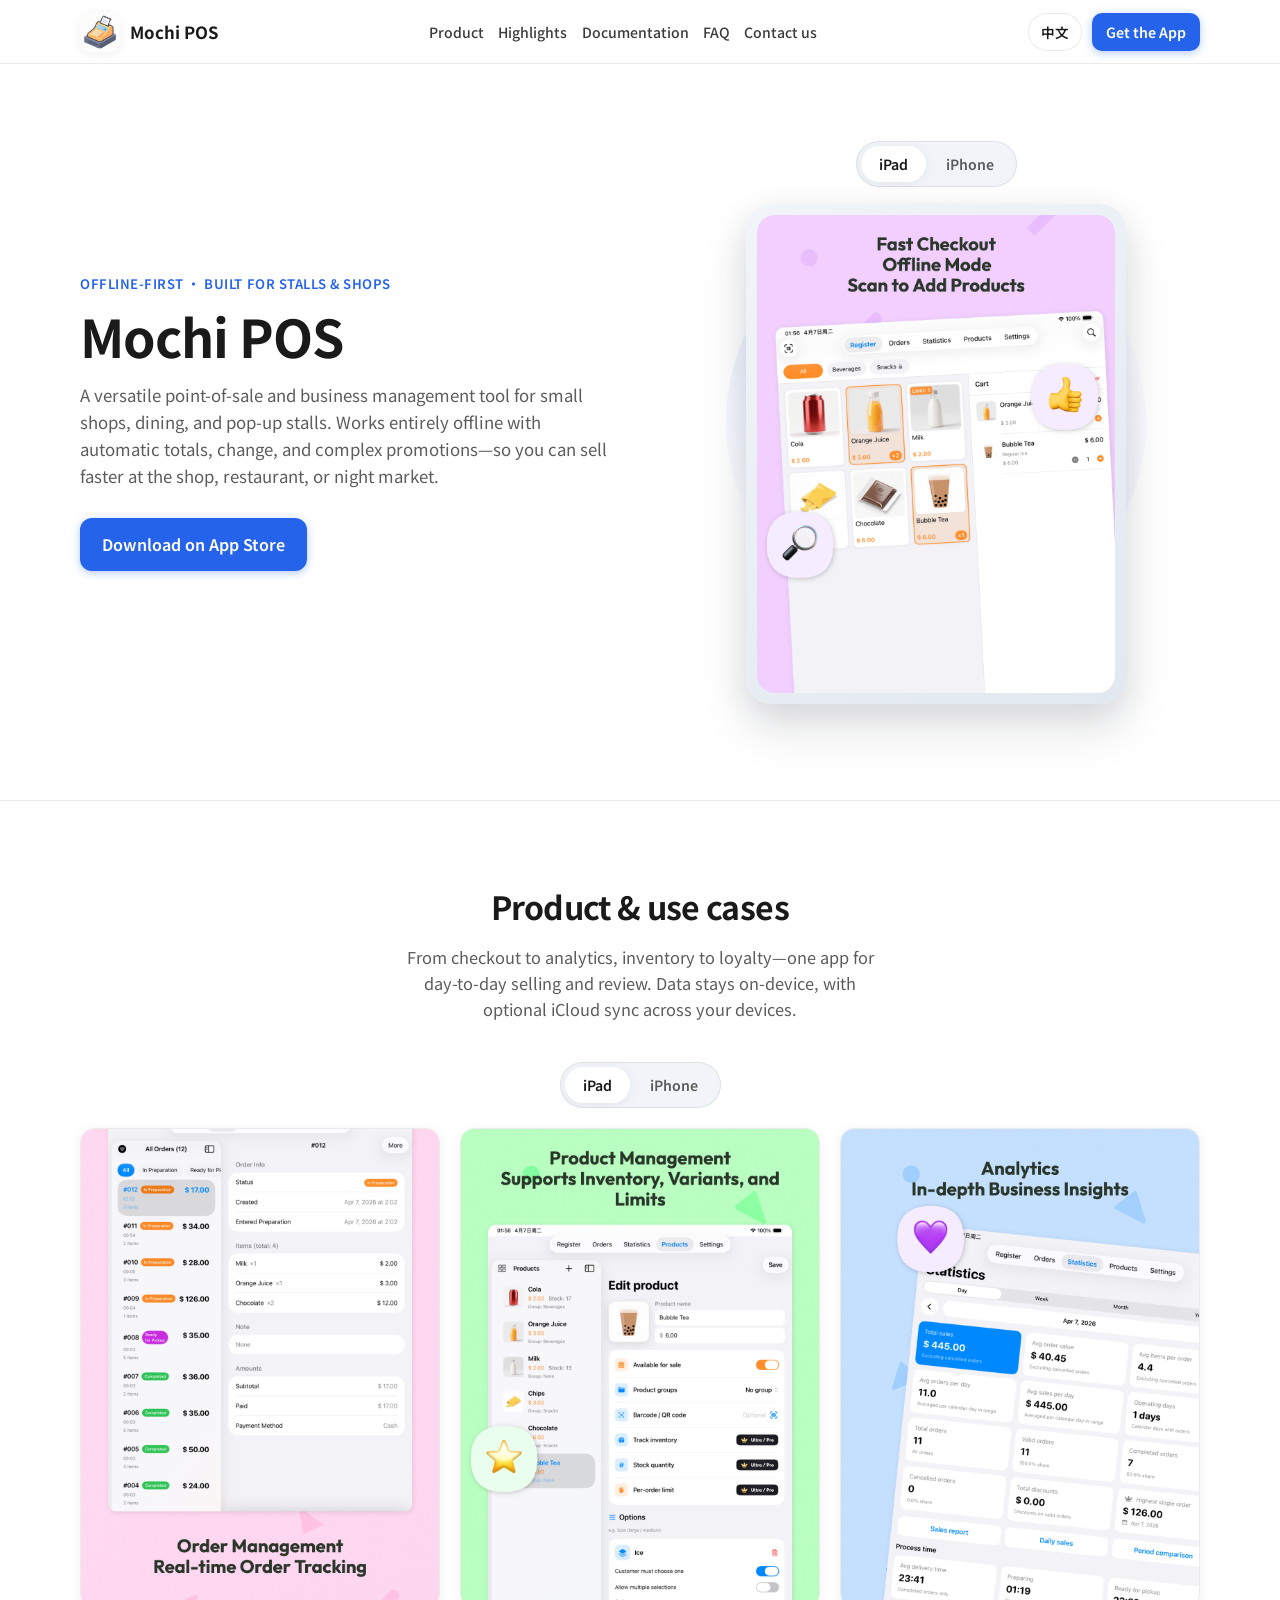
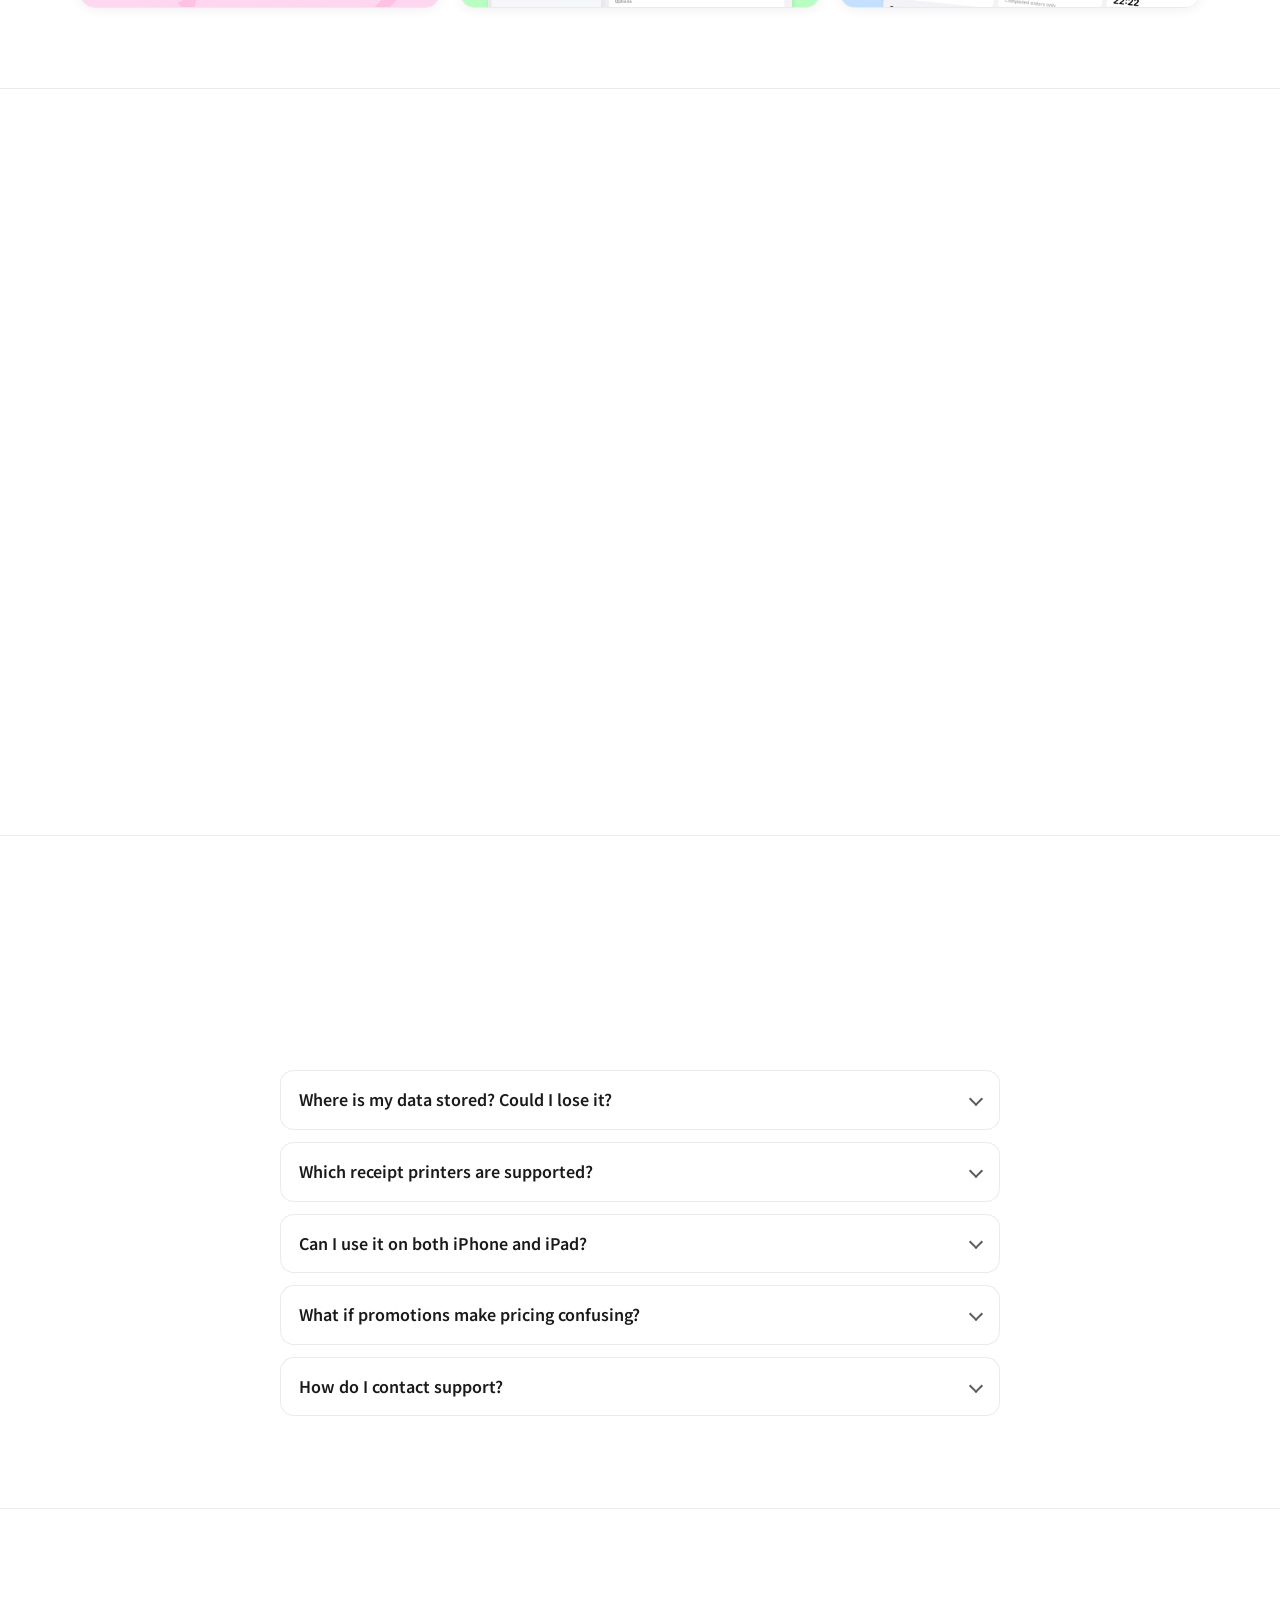
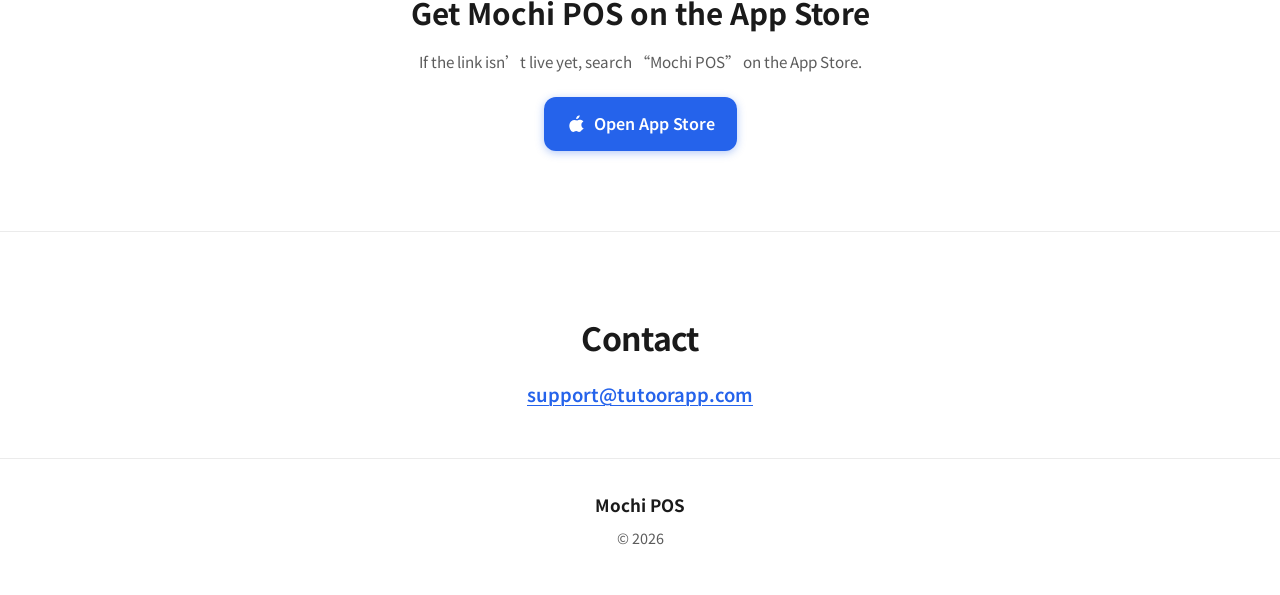
<file: index.html>
<!DOCTYPE html>
<html lang="en" class="lang-en">
<head>
  <meta charset="UTF-8" />
  <meta name="viewport" content="width=device-width, initial-scale=1" />
  <meta name="description" id="metaDesc" content="Mochi POS is an offline-first point-of-sale and business management app for shops, dining, and stalls." />
  <title>Mochi POS</title>
  <link rel="preconnect" href="https://fonts.googleapis.com" />
  <link rel="preconnect" href="https://fonts.gstatic.com" crossorigin />
  <link href="https://fonts.googleapis.com/css2?family=DM+Sans:ital,opsz,wght@0,9..40,400;0,9..40,500;0,9..40,600;0,9..40,700;1,9..40,400&family=Noto+Sans+SC:wght@400;500;600;700&display=swap" rel="stylesheet" />
  <link rel="stylesheet" href="styles.css" />
  <link rel="icon" href="icon.webp" type="image/webp" />
</head>
<body>
  <header class="site-header">
    <div class="wrap header-inner">
      <a class="brand" href="#top">
        <img src="icon.webp" alt="" class="brand-icon" width="40" height="40" />
        <span class="brand-text">
          <span data-lang="zh">摆摊记账</span>
          <span data-lang="en">Mochi POS</span>
        </span>
      </a>
      <nav class="nav" aria-label="主导航">
        <a href="#intro" data-lang="zh">产品介绍</a>
        <a href="#intro" data-lang="en">Product</a>
        <a href="#highlights" data-lang="zh">核心亮点</a>
        <a href="#highlights" data-lang="en">Highlights</a>
        <a href="documentation.html" data-lang="zh">使用教程</a>
        <a href="documentation.html" data-lang="en">Documentation</a>
        <a href="#faq" data-lang="zh">常见问题</a>
        <a href="#faq" data-lang="en">FAQ</a>
        <a href="#contact" data-lang="zh">联系我们</a>
        <a href="#contact" data-lang="en">Contact us</a>
      </nav>
      <div class="header-actions">
        <button type="button" class="lang-toggle" id="langToggle" aria-label="切换语言">
          <span data-lang="zh">EN</span>
          <span data-lang="en">中文</span>
        </button>
        <a class="btn btn-primary header-cta" href="https://apps.apple.com/app/id6761111434" target="_blank" rel="noopener noreferrer" data-lang="zh">下载 App</a>
        <a class="btn btn-primary header-cta" href="https://apps.apple.com/app/id6761111434" target="_blank" rel="noopener noreferrer" data-lang="en">Get the App</a>
      </div>
    </div>
  </header>

  <main id="top">
    <section class="hero">
      <div class="wrap hero-grid">
        <div class="hero-copy reveal">
          <p class="eyebrow" data-lang="zh">离线优先 · 专为摊位与门店</p>
          <p class="eyebrow" data-lang="en">Offline-first · Built for stalls & shops</p>
          <h1 class="hero-title">
            <span data-lang="zh">摆摊记账</span>
            <span data-lang="en">Mochi POS</span>
          </h1>
          <p class="hero-lead" data-lang="zh">
            专为零售、餐饮及各类摊位设计的收银和经营管理工具。无需联网，即可自动计算总价与找零，支持满减、买赠等多种促销规则。无论是零售小店、繁忙餐厅，还是夜市与展会，都能带来丝滑、高效的收银体验。
          </p>
          <p class="hero-lead" data-lang="en">
            A versatile point-of-sale and business management tool for small shops, dining, and pop-up stalls. Works entirely offline with automatic totals, change, and complex promotions—so you can sell faster at the shop, restaurant, or night market.
          </p>
          <div class="hero-ctas">
            <a class="btn btn-primary btn-lg pulse-soft" href="https://apps.apple.com/app/id6761111434" target="_blank" rel="noopener noreferrer" data-lang="zh">App Store 下载</a>
            <a class="btn btn-primary btn-lg pulse-soft" href="https://apps.apple.com/app/id6761111434" target="_blank" rel="noopener noreferrer" data-lang="en">Download on App Store</a>
          </div>
        </div>
        <div class="hero-visual reveal is-ipad" id="heroVisual" data-delay="120">
          <div class="device-switch" role="group" aria-label="预览设备">
            <button type="button" class="device-btn is-active" data-device="ipad" aria-pressed="true">
              <span data-lang="zh">iPad</span>
              <span data-lang="en">iPad</span>
            </button>
            <button type="button" class="device-btn" data-device="iphone" aria-pressed="false">
              <span data-lang="zh">iPhone</span>
              <span data-lang="en">iPhone</span>
            </button>
          </div>
          <div class="device-frame">
            <img
              id="heroShot"
              src="images/English/iPad  13/01.jpg"
              alt=""
              class="device-screen"
            />
          </div>
          <div class="hero-orbit" aria-hidden="true"></div>
        </div>
      </div>
    </section>

    <section id="intro" class="section">
      <div class="wrap">
        <h2 class="section-title reveal" data-lang="zh">产品与场景</h2>
        <h2 class="section-title reveal" data-lang="en">Product &amp; use cases</h2>
        <p class="section-lead reveal" data-lang="zh">
          从点选结算到经营分析，从商品库到会员与促销，一套 App 覆盖日常售卖与复盘；数据保存在本机，并可选用 iCloud 在多设备间同步备份。
        </p>
        <p class="section-lead reveal" data-lang="en">
          From checkout to analytics, inventory to loyalty—one app for day-to-day selling and review. Data stays on-device, with optional iCloud sync across your devices.
        </p>
        <div class="intro-device-wrap reveal">
          <div class="device-switch device-switch--intro" role="group" aria-label="预览设备">
            <button type="button" class="device-btn is-active" data-device="ipad" aria-pressed="true">
              <span data-lang="zh">iPad</span>
              <span data-lang="en">iPad</span>
            </button>
            <button type="button" class="device-btn" data-device="iphone" aria-pressed="false">
              <span data-lang="zh">iPhone</span>
              <span data-lang="en">iPhone</span>
            </button>
          </div>
        </div>
        <div class="shots-row reveal is-ipad" id="introShots">
          <figure class="shot-card">
            <img src="images/English/iPad  13/02.jpg" alt="" class="shot-img" data-file="02" />
          </figure>
          <figure class="shot-card">
            <img src="images/English/iPad  13/03.jpg" alt="" class="shot-img" data-file="03" />
          </figure>
          <figure class="shot-card">
            <img src="images/English/iPad  13/04.jpg" alt="" class="shot-img" data-file="04" />
          </figure>
        </div>
      </div>
    </section>

    <section id="highlights" class="section section-tight">
      <div class="wrap">
        <h2 class="section-title reveal" data-lang="zh">核心亮点</h2>
        <h2 class="section-title reveal" data-lang="en">Core highlights</h2>
        <ul class="highlight-grid">
          <li class="highlight-card reveal">
            <span class="hi-icon" aria-hidden="true">⚡</span>
            <h3 data-lang="zh">极简收银</h3>
            <h3 data-lang="en">Minimalist checkout</h3>
            <p data-lang="zh">点选、扫码、多规格自动计价，极速收银，告别排队。</p>
            <p data-lang="en">Tap-to-select, barcode scanning, and automatic pricing for variations—faster lines.</p>
          </li>
          <li class="highlight-card reveal">
            <span class="hi-icon" aria-hidden="true">📊</span>
            <h3 data-lang="zh">经营看板</h3>
            <h3 data-lang="en">Business insights</h3>
            <p data-lang="zh">内置强大的统计报表，深度洞察销售趋势。</p>
            <p data-lang="en">Built-in analytics and reports for deep sales trends.</p>
          </li>
          <li class="highlight-card reveal">
            <span class="hi-icon" aria-hidden="true">🖨</span>
            <h3 data-lang="zh">小票打印</h3>
            <h3 data-lang="en">Receipt printing</h3>
            <p data-lang="zh">蓝牙小票机打印，支持自定义小票样式。</p>
            <p data-lang="en">Bluetooth printers with customizable receipt layouts.</p>
          </li>
          <li class="highlight-card reveal">
            <span class="hi-icon" aria-hidden="true">🔒</span>
            <h3 data-lang="zh">隐私安全</h3>
            <h3 data-lang="en">Privacy &amp; security</h3>
            <p data-lang="zh">数据离线保存，无需注册登录；支持 iCloud 备份与多设备同步。</p>
            <p data-lang="en">Offline data, no login required; iCloud backup &amp; multi-device sync.</p>
          </li>
          <li class="highlight-card reveal">
            <span class="hi-icon" aria-hidden="true">📦</span>
            <h3 data-lang="zh">商品管理</h3>
            <h3 data-lang="en">Product management</h3>
            <p data-lang="zh">分组、条码、多规格；库存管理与批量导入，录入更高效。</p>
            <p data-lang="en">Categories, barcodes, variants; inventory &amp; bulk import.</p>
          </li>
          <li class="highlight-card reveal">
            <span class="hi-icon" aria-hidden="true">🏷</span>
            <h3 data-lang="zh">促销活动</h3>
            <h3 data-lang="en">Promotions</h3>
            <p data-lang="zh">满减、打折等多种规则，系统自动计算优惠价。</p>
            <p data-lang="en">Flat discounts, percentages, tiers—calculated at checkout.</p>
          </li>
          <li class="highlight-card reveal">
            <span class="hi-icon" aria-hidden="true">％</span>
            <h3 data-lang="zh">税率设置</h3>
            <h3 data-lang="en">Tax configuration</h3>
            <p data-lang="zh">全局税率与单品税率，适配不同行业与地区。</p>
            <p data-lang="en">Global or item-specific tax rates for regional compliance.</p>
          </li>
          <li class="highlight-card reveal">
            <span class="hi-icon" aria-hidden="true">⬇</span>
            <h3 data-lang="zh">数据导出</h3>
            <h3 data-lang="en">Data export</h3>
            <p data-lang="zh">导出 CSV，财务对账更轻松。</p>
            <p data-lang="en">Export to CSV for auditing and bookkeeping.</p>
          </li>
          <li class="highlight-card reveal">
            <span class="hi-icon" aria-hidden="true">👤</span>
            <h3 data-lang="zh">客户管理</h3>
            <h3 data-lang="en">Customer management</h3>
            <p data-lang="zh">客户档案、会员等级与积分规则自定义。</p>
            <p data-lang="en">Profiles, membership tiers, and loyalty point rules.</p>
          </li>
        </ul>
      </div>
    </section>

    <section id="faq" class="section">
      <div class="wrap narrow">
        <h2 class="section-title reveal" data-lang="zh">常见问题</h2>
        <h2 class="section-title reveal" data-lang="en">FAQ</h2>
        <div class="faq-list">
          <details class="faq-item reveal">
            <summary>
              <span data-lang="zh">必须联网才能收银吗？</span>
              <span data-lang="en">Do I need the internet to check out?</span>
              <span class="faq-chevron" aria-hidden="true"></span>
            </summary>
            <div class="faq-body">
              <p data-lang="zh">不需要。核心收银、计价、找零与促销计算均可在完全离线下完成，适合网络不稳定或户外的摊位与门店。</p>
              <p data-lang="en">No. Core checkout, pricing, change, and promotions work fully offline—ideal for stalls and weak connectivity.</p>
            </div>
          </details>
          <details class="faq-item reveal">
            <summary>
              <span data-lang="zh">我的数据存储在哪里？会丢失吗？</span>
              <span data-lang="en">Where is my data stored? Could I lose it?</span>
              <span class="faq-chevron" aria-hidden="true"></span>
            </summary>
            <div class="faq-body">
              <p data-lang="zh">数据默认保存在本机。建议开启 iCloud 备份以便换机或多设备同步；仍请定期导出 CSV 作为额外备份，尤其在重要大促前。</p>
              <p data-lang="en">Data stays on your device by default. Enable iCloud backup for new devices and sync; exporting CSV regularly adds an extra safety net.</p>
            </div>
          </details>
          <details class="faq-item reveal">
            <summary>
              <span data-lang="zh">支持哪些小票打印机？</span>
              <span data-lang="en">Which receipt printers are supported?</span>
              <span class="faq-chevron" aria-hidden="true"></span>
            </summary>
            <div class="faq-body">
              <p data-lang="zh">支持通过蓝牙连接的常见热敏小票机（具体型号以 App 内说明与实测为准）。小票版式可在应用内自定义。</p>
              <p data-lang="en">Common Bluetooth thermal receipt printers are supported (see in-app guidance). Layouts are customizable inside the app.</p>
            </div>
          </details>
          <details class="faq-item reveal">
            <summary>
              <span data-lang="zh">可以在 iPhone 和 iPad 上同时使用吗？</span>
              <span data-lang="en">Can I use it on both iPhone and iPad?</span>
              <span class="faq-chevron" aria-hidden="true"></span>
            </summary>
            <div class="faq-body">
              <p data-lang="zh">可以。搭配同一 Apple ID 的 iCloud 能力，可在多设备间同步与备份（以系统与 App 实际选项为准）。</p>
              <p data-lang="en">Yes. With the same Apple ID, iCloud can sync and back up across devices (per system and in-app settings).</p>
            </div>
          </details>
          <details class="faq-item reveal">
            <summary>
              <span data-lang="zh">促销规则复杂时，价格算错怎么办？</span>
              <span data-lang="en">What if promotions make pricing confusing?</span>
              <span class="faq-chevron" aria-hidden="true"></span>
            </summary>
            <div class="faq-body">
              <p data-lang="zh">结账界面会按您配置的规则自动汇总优惠；建议在正式营业前用测试订单走一遍流程，并善用导出记录与报表核对。</p>
              <p data-lang="en">The cart applies your configured rules automatically. Run test orders before going live, then verify with exports and reports.</p>
            </div>
          </details>
          <details class="faq-item reveal">
            <summary>
              <span data-lang="zh">如何联系官方支持？</span>
              <span data-lang="en">How do I contact support?</span>
              <span class="faq-chevron" aria-hidden="true"></span>
            </summary>
            <div class="faq-body">
              <p data-lang="zh">请发送邮件至 <a href="mailto:support@tutoorapp.com">support@tutoorapp.com</a>，我们会尽快回复。</p>
              <p data-lang="en">Email <a href="mailto:support@tutoorapp.com">support@tutoorapp.com</a> and we’ll get back to you as soon as we can.</p>
            </div>
          </details>
        </div>
      </div>
    </section>

    <section id="download" class="section section-cta">
      <div class="wrap cta-inner reveal">
        <h2 data-lang="zh">在 App Store 获取摆摊记账</h2>
        <h2 data-lang="en">Get Mochi POS on the App Store</h2>
        <p class="cta-note" data-lang="zh">若链接暂未上架，请稍后在 App Store 搜索「摆摊记账」。</p>
        <p class="cta-note" data-lang="en">If the link isn’t live yet, search “Mochi POS” on the App Store.</p>
        <a class="btn btn-primary btn-lg app-store-badge" href="https://apps.apple.com/app/id6761111434" target="_blank" rel="noopener noreferrer">
          <svg width="20" height="20" viewBox="0 0 24 24" fill="currentColor" aria-hidden="true"><path d="M18.71 19.5c-.83 1.24-1.71 1.98-3.03 1.98-1.29 0-1.88-1.16-3.5-1.16-1.64 0-2.22 1.16-3.5 1.16-1.32 0-2.22-.74-3.05-1.98-2.45-3.66-2.05-8.47.68-10.85 1.11-.96 2.45-1.53 3.73-1.53 1.33 0 2.44.64 3.44.64 1.01 0 2.05-.78 3.28-.78.58.01 2.72.31 4.15 2.02-3.57 1.96-2.99 6.85.42 8.5zM15.37 4.5c.64-.82 1.09-1.99 0.97-3.15-1.06.06-2.33.75-3.03 1.6-.65.76-1.2 1.98-1.04 3.1 1.16.05 2.32-.74 3.1-1.55z"/></svg>
          <span data-lang="zh">前往 App Store</span>
          <span data-lang="en">Open App Store</span>
        </a>
      </div>
    </section>

    <section id="contact" class="section section-footer-contact">
      <div class="wrap narrow reveal">
        <h2 class="section-title" data-lang="zh">联系我们</h2>
        <h2 class="section-title" data-lang="en">Contact</h2>
        <p>
          <a class="mailto" href="mailto:support@tutoorapp.com">support@tutoorapp.com</a>
        </p>
      </div>
    </section>
  </main>

  <footer class="site-footer">
    <div class="wrap footer-inner">
      <p class="footer-brand">
        <span data-lang="zh">摆摊记账</span>
        <span data-lang="en">Mochi POS</span>
      </p>
      <p class="muted">&copy; <span id="year"></span></p>
    </div>
  </footer>

  <script src="script.js"></script>
</body>
</html>
</file>
<file: styles.css>
:root {
  --bg: #ffffff;
  --text: #1a1a1a;
  --text-muted: #5c5c5c;
  --accent: #2563eb;
  --accent-hover: #1d4ed8;
  --border: rgba(0, 0, 0, 0.08);
  --shadow: 0 8px 32px rgba(15, 23, 42, 0.08);
  --shadow-sm: 0 2px 12px rgba(15, 23, 42, 0.06);
  --radius: 14px;
  --header-h: 64px;
  --ease-out: cubic-bezier(0.22, 1, 0.36, 1);
}

*,
*::before,
*::after {
  box-sizing: border-box;
}

html {
  scroll-behavior: smooth;
}

@media (prefers-reduced-motion: reduce) {
  html {
    scroll-behavior: auto;
  }
  .reveal,
  .pulse-soft,
  .hero-orbit {
    animation: none !important;
    transition: none !important;
    opacity: 1 !important;
    transform: none !important;
  }
}

body {
  margin: 0;
  font-family: "Noto Sans SC", "DM Sans", system-ui, -apple-system, sans-serif;
  font-size: 17px;
  line-height: 1.6;
  color: var(--text);
  background: var(--bg);
  padding-top: var(--header-h);
}

img {
  max-width: 100%;
  height: auto;
  display: block;
}

a {
  color: var(--accent);
  text-decoration-thickness: 1px;
  text-underline-offset: 3px;
}

.wrap {
  width: min(1120px, 100% - 40px);
  margin-inline: auto;
}

.narrow {
  width: min(720px, 100% - 40px);
  margin-inline: auto;
}

/* Language visibility */
html.lang-en [data-lang="zh"],
html.lang-zh [data-lang="en"] {
  display: none !important;
}

.site-header {
  position: fixed;
  top: 0;
  left: 0;
  right: 0;
  z-index: 100;
  height: var(--header-h);
  background: rgba(255, 255, 255, 0.86);
  backdrop-filter: blur(12px);
  -webkit-backdrop-filter: blur(12px);
  border-bottom: 1px solid var(--border);
  animation: header-in 0.6s var(--ease-out) both;
}

@keyframes header-in {
  from {
    opacity: 0;
    transform: translateY(-8px);
  }
  to {
    opacity: 1;
    transform: translateY(0);
  }
}

.header-inner {
  height: var(--header-h);
  display: flex;
  align-items: center;
  justify-content: space-between;
  gap: 1rem;
}

.brand {
  display: flex;
  align-items: center;
  gap: 10px;
  color: inherit;
  text-decoration: none;
  font-weight: 700;
  font-size: 1.05rem;
}

.brand-icon {
  border-radius: 11px;
  box-shadow: var(--shadow-sm);
}

.nav {
  display: none;
  align-items: center;
  gap: 1.25rem;
}

.nav a {
  color: var(--text);
  text-decoration: none;
  font-size: 0.92rem;
  font-weight: 500;
  opacity: 0.85;
  transition: opacity 0.2s, color 0.2s;
}

.nav a:hover {
  opacity: 1;
  color: var(--accent);
}

.header-actions {
  display: flex;
  align-items: center;
  gap: 10px;
}

.lang-toggle {
  font-family: inherit;
  font-size: 0.85rem;
  font-weight: 600;
  padding: 8px 12px;
  border: 1px solid var(--border);
  border-radius: 999px;
  background: #fff;
  cursor: pointer;
  color: var(--text);
  transition: background 0.2s, border-color 0.2s, transform 0.15s;
}

.lang-toggle:hover {
  background: #f8fafc;
  border-color: rgba(37, 99, 235, 0.25);
}

.lang-toggle:active {
  transform: scale(0.97);
}

.btn {
  display: inline-flex;
  align-items: center;
  justify-content: center;
  gap: 8px;
  font-family: inherit;
  font-weight: 600;
  font-size: 0.95rem;
  padding: 10px 18px;
  border-radius: 10px;
  border: none;
  cursor: pointer;
  text-decoration: none;
  transition: background 0.2s, color 0.2s, box-shadow 0.2s, transform 0.15s;
}

.btn-primary {
  background: var(--accent);
  color: #fff !important;
  text-decoration: none;
  box-shadow: 0 2px 8px rgba(37, 99, 235, 0.35);
}

.btn-primary:hover {
  background: var(--accent-hover);
  box-shadow: 0 4px 16px rgba(37, 99, 235, 0.4);
}

.btn-primary:active {
  transform: translateY(1px);
}

.btn-ghost {
  background: transparent;
  color: var(--text) !important;
  border: 1px solid var(--border);
}

.btn-ghost:hover {
  background: #f8fafc;
  border-color: rgba(0, 0, 0, 0.12);
}

.btn-lg {
  padding: 14px 22px;
  font-size: 1rem;
  border-radius: 12px;
}

.header-cta {
  display: none;
  font-size: 0.88rem;
  padding: 8px 14px;
}

.hero {
  padding: clamp(2.5rem, 6vw, 5rem) 0 clamp(3rem, 8vw, 6rem);
  background: var(--bg);
}

.hero-grid {
  display: grid;
  gap: clamp(2rem, 5vw, 4rem);
  align-items: center;
}

@media (min-width: 768px) {
  .hero-grid {
    grid-template-columns: 1fr 1fr;
  }
  .nav {
    display: flex;
    gap: 0.9rem;
  }
  .nav a {
    font-size: 0.88rem;
  }
  .header-cta {
    display: inline-flex;
  }
}

.eyebrow {
  font-size: 0.82rem;
  font-weight: 600;
  letter-spacing: 0.04em;
  text-transform: uppercase;
  color: var(--accent);
  margin: 0 0 0.75rem;
}

.hero-title {
  font-size: clamp(2.25rem, 5vw, 3.25rem);
  font-weight: 700;
  line-height: 1.15;
  letter-spacing: -0.02em;
  margin: 0 0 1rem;
}

.hero-lead {
  margin: 0 0 1.75rem;
  color: var(--text-muted);
  font-size: 1.05rem;
  max-width: 34em;
}

.hero-ctas {
  display: flex;
  flex-wrap: wrap;
  gap: 12px;
}

.hero-visual {
  position: relative;
  display: flex;
  flex-direction: column;
  justify-content: center;
  align-items: center;
  min-height: 280px;
  isolation: isolate;
}

.intro-device-wrap {
  display: flex;
  justify-content: center;
  margin-bottom: 1.25rem;
}

.device-switch {
  display: inline-flex;
  margin-bottom: 1rem;
  padding: 4px;
  background: #f1f5f9;
  border-radius: 999px;
  border: 1px solid var(--border);
  gap: 2px;
}

.device-switch--intro {
  margin-bottom: 0;
}

.hero-visual .device-switch {
  margin-bottom: 1.1rem;
}

.device-btn {
  font-family: inherit;
  font-size: 0.88rem;
  font-weight: 600;
  padding: 8px 18px;
  border: none;
  border-radius: 999px;
  background: transparent;
  color: var(--text-muted);
  cursor: pointer;
  transition: background 0.2s, color 0.2s, box-shadow 0.2s;
}

.device-btn:hover {
  color: var(--text);
}

.device-btn.is-active {
  background: #fff;
  color: var(--text);
  box-shadow: var(--shadow-sm);
}

.hero-orbit {
  position: absolute;
  width: min(340px, 85vw);
  height: min(340px, 85vw);
  border-radius: 50%;
  background: radial-gradient(circle at 30% 30%, rgba(37, 99, 235, 0.12), transparent 55%),
    radial-gradient(circle at 70% 60%, rgba(99, 102, 241, 0.1), transparent 50%);
  animation: orbit-pulse 8s ease-in-out infinite;
  z-index: 0;
}

.hero-visual.is-ipad .hero-orbit {
  width: min(420px, 92vw);
  height: min(420px, 92vw);
}

@keyframes orbit-pulse {
  0%,
  100% {
    transform: scale(1);
    opacity: 1;
  }
  50% {
    transform: scale(1.06);
    opacity: 0.85;
  }
}

.device-frame {
  position: relative;
  z-index: 1;
  width: min(260px, 72vw);
  border-radius: 36px;
  padding: 10px;
  background: linear-gradient(145deg, #f1f5f9 0%, #e2e8f0 100%);
  box-shadow: var(--shadow), 0 24px 48px rgba(15, 23, 42, 0.12);
}

.hero-visual.is-ipad .device-frame {
  width: min(380px, 92vw);
  border-radius: 26px;
  padding: 11px;
}

.device-screen {
  border-radius: 28px;
  width: 100%;
  aspect-ratio: 9 / 19.5;
  object-fit: cover;
  background: #fff;
}

.hero-visual.is-ipad .device-screen {
  border-radius: 18px;
  aspect-ratio: 3 / 4;
}

.pulse-soft {
  animation: pulse-glow 3.5s ease-in-out infinite;
}

@keyframes pulse-glow {
  0%,
  100% {
    box-shadow: 0 2px 8px rgba(37, 99, 235, 0.35);
  }
  50% {
    box-shadow: 0 4px 20px rgba(37, 99, 235, 0.5);
  }
}

.section {
  padding: clamp(3rem, 7vw, 5rem) 0;
  background: var(--bg);
  border-top: 1px solid var(--border);
}

.section-tight {
  padding-top: clamp(2.5rem, 5vw, 4rem);
}

.section-title {
  font-size: clamp(1.65rem, 3.5vw, 2rem);
  font-weight: 700;
  letter-spacing: -0.02em;
  margin: 0 0 0.75rem;
  text-align: center;
}

.section-lead {
  text-align: center;
  color: var(--text-muted);
  max-width: 52ch;
  margin: 0 auto 2.5rem;
  font-size: 1.02rem;
}

.shots-row {
  display: grid;
  grid-template-columns: repeat(3, 1fr);
  gap: clamp(12px, 2vw, 20px);
}

@media (max-width: 700px) {
  .shots-row {
    grid-template-columns: 1fr;
    max-width: 280px;
    margin-inline: auto;
  }
}

.shot-card {
  margin: 0;
  border-radius: var(--radius);
  overflow: hidden;
  box-shadow: var(--shadow-sm);
  border: 1px solid var(--border);
  transition: transform 0.35s var(--ease-out), box-shadow 0.35s var(--ease-out);
}

.shot-card:hover {
  transform: translateY(-6px) scale(1.01);
  box-shadow: var(--shadow);
}

.shot-img {
  width: 100%;
  aspect-ratio: 9 / 19.5;
  object-fit: cover;
}

.shots-row.is-ipad .shot-img {
  aspect-ratio: 3 / 4;
}

.highlight-grid {
  list-style: none;
  padding: 0;
  margin: 2rem 0 0;
  display: grid;
  gap: 16px;
  grid-template-columns: 1fr;
}

@media (min-width: 600px) {
  .highlight-grid {
    grid-template-columns: repeat(2, 1fr);
  }
}

@media (min-width: 960px) {
  .highlight-grid {
    grid-template-columns: repeat(3, 1fr);
  }
}

.highlight-card {
  margin: 0;
  padding: 1.35rem 1.25rem;
  border-radius: var(--radius);
  border: 1px solid var(--border);
  background: #fff;
  box-shadow: 0 1px 0 rgba(0, 0, 0, 0.04);
  transition: border-color 0.25s, box-shadow 0.35s, transform 0.35s var(--ease-out);
}

.highlight-card:hover {
  border-color: rgba(37, 99, 235, 0.2);
  box-shadow: var(--shadow-sm);
  transform: translateY(-4px);
}

.hi-icon {
  display: block;
  font-size: 1.5rem;
  line-height: 1;
  margin-bottom: 0.6rem;
}

.highlight-card h3 {
  margin: 0 0 0.5rem;
  font-size: 1.05rem;
  font-weight: 600;
}

.highlight-card p {
  margin: 0;
  font-size: 0.95rem;
  color: var(--text-muted);
}

/* Reveal on scroll */
.reveal {
  opacity: 0;
  transform: translateY(18px);
  transition: opacity 0.65s var(--ease-out), transform 0.65s var(--ease-out);
}

.reveal.is-visible {
  opacity: 1;
  transform: translateY(0);
}

.reveal[data-delay="120"] {
  transition-delay: 0.12s;
}

/* FAQ */
.faq-list {
  margin-top: 2rem;
}

.faq-item {
  border: 1px solid var(--border);
  border-radius: var(--radius);
  background: #fff;
  margin-bottom: 12px;
  overflow: hidden;
  transition: box-shadow 0.3s;
}

.faq-item[open] {
  box-shadow: var(--shadow-sm);
}

.faq-item summary {
  list-style: none;
  cursor: pointer;
  padding: 1rem 1.15rem;
  padding-right: 2.75rem;
  font-weight: 600;
  font-size: 1rem;
  position: relative;
  user-select: none;
}

.faq-item summary::-webkit-details-marker {
  display: none;
}

.faq-chevron {
  position: absolute;
  right: 1.15rem;
  top: 50%;
  width: 10px;
  height: 10px;
  border-right: 2px solid var(--text-muted);
  border-bottom: 2px solid var(--text-muted);
  transform: translateY(-60%) rotate(45deg);
  transition: transform 0.3s var(--ease-out);
}

.faq-item[open] .faq-chevron {
  transform: translateY(-20%) rotate(-135deg);
}

.faq-body {
  padding: 0 1.15rem 1.15rem;
  color: var(--text-muted);
  font-size: 0.97rem;
  line-height: 1.65;
  animation: faq-open 0.35s var(--ease-out);
}

@keyframes faq-open {
  from {
    opacity: 0;
    transform: translateY(-6px);
  }
  to {
    opacity: 1;
    transform: translateY(0);
  }
}

.section-cta {
  text-align: center;
  border-top: 1px solid var(--border);
  background: #ffffff;
}

.cta-inner h2 {
  font-size: clamp(1.4rem, 3vw, 1.85rem);
  margin: 0 0 0.75rem;
  font-weight: 700;
}

.cta-note {
  color: var(--text-muted);
  margin: 0 0 1.5rem;
  font-size: 0.95rem;
}

.app-store-badge svg {
  flex-shrink: 0;
}

.section-footer-contact {
  text-align: center;
  padding-bottom: 2rem;
}

.mailto {
  font-size: 1.15rem;
  font-weight: 600;
}

.site-footer {
  padding: 2rem 0 2.5rem;
  border-top: 1px solid var(--border);
  background: #fff;
  text-align: center;
}

.footer-brand {
  font-weight: 700;
  margin: 0 0 0.5rem;
}

.muted {
  color: var(--text-muted);
  font-size: 0.9rem;
  margin: 0.35rem 0;
}

/* Documentation */
.doc-page .nav a.nav-current {
  color: var(--accent);
  opacity: 1;
  font-weight: 600;
}

.doc-main {
  padding-top: clamp(1.5rem, 4vw, 2.5rem);
  padding-bottom: clamp(3rem, 8vw, 5rem);
  min-height: 60vh;
}

.doc-back {
  margin: 0 0 1.25rem;
  font-size: 0.95rem;
}

.doc-back a {
  color: var(--text-muted);
  text-decoration: none;
  font-weight: 500;
}

.doc-back a:hover {
  color: var(--accent);
  text-decoration: underline;
}

.doc-wrap {
  width: min(800px, 100% - 40px);
}

.doc-wrap-wide {
  width: min(1120px, 100% - 40px);
}

.doc-layout-inner {
  display: grid;
  gap: 1.75rem 2.25rem;
  grid-template-columns: 1fr;
  align-items: start;
}

.doc-article-wrap {
  min-width: 0;
}

@media (min-width: 900px) {
  .doc-layout-inner {
    grid-template-columns: minmax(200px, 240px) minmax(0, 1fr);
  }
}

.doc-toc {
  position: sticky;
  top: calc(var(--header-h) + 0.75rem);
  z-index: 20;
  max-height: calc(100vh - var(--header-h) - 1.25rem);
  overflow: auto;
  -webkit-overflow-scrolling: touch;
}

.doc-toc {
  padding: 1rem 1.1rem 1.15rem;
  border-radius: var(--radius);
  border: 1px solid var(--border);
  background: #f8fafc;
  box-shadow: 0 1px 0 rgba(0, 0, 0, 0.04);
}

.doc-toc-title {
  margin: 0 0 0.65rem;
  font-size: 0.72rem;
  font-weight: 700;
  letter-spacing: 0.08em;
  text-transform: uppercase;
  color: var(--text-muted);
}

.doc-toc-list {
  margin: 0;
  padding: 0;
  list-style: none;
}

.doc-toc-item {
  margin: 0;
  padding: 0;
  font-size: 0.9rem;
  line-height: 1.35;
}

.doc-toc-item--h2 + .doc-toc-item--h2 {
  margin-top: 0.65rem;
}

.doc-toc-item--h2 > a {
  color: var(--text);
  font-weight: 600;
}

.doc-toc-sub {
  margin: 0.35rem 0 0.5rem;
  padding: 0 0 0 0.75rem;
  list-style: none;
  border-left: 2px solid rgba(37, 99, 235, 0.18);
}

.doc-toc-item--h3 {
  margin-top: 0.3rem;
  font-size: 0.86rem;
  line-height: 1.4;
}

.doc-toc-item a {
  color: var(--text-muted);
  text-decoration: none;
  font-weight: 500;
  display: block;
  border-radius: 6px;
  padding: 0.15rem 0.2rem;
  margin: 0 -0.2rem;
  transition: color 0.15s, background 0.15s;
}

.doc-toc-item a:hover {
  color: var(--accent);
}

.doc-toc-item a.is-active {
  color: var(--accent);
  background: rgba(37, 99, 235, 0.08);
  font-weight: 600;
}

.doc-loading {
  color: var(--text-muted);
  padding: 2rem 0;
}

.doc-error {
  color: #b45309;
  background: #fffbeb;
  border: 1px solid #fde68a;
  border-radius: var(--radius);
  padding: 1rem 1.15rem;
  line-height: 1.55;
}

.doc-error code {
  font-size: 0.88em;
  background: rgba(0, 0, 0, 0.06);
  padding: 0.15em 0.4em;
  border-radius: 6px;
}

.doc-prose {
  color: var(--text);
}

.doc-prose h1 {
  font-size: clamp(1.85rem, 4vw, 2.25rem);
  font-weight: 700;
  letter-spacing: -0.02em;
  margin: 0 0 1.25rem;
  line-height: 1.2;
}

.doc-prose h2 {
  font-size: clamp(1.35rem, 2.8vw, 1.55rem);
  font-weight: 700;
  margin: 2.25rem 0 0.85rem;
  padding-top: 0.5rem;
  border-top: 1px solid var(--border);
  line-height: 1.3;
  scroll-margin-top: calc(var(--header-h) + 0.75rem);
}

.doc-prose h2:first-of-type {
  border-top: none;
  padding-top: 0;
  margin-top: 0;
}

.doc-prose h3 {
  font-size: 1.15rem;
  font-weight: 600;
  margin: 1.75rem 0 0.65rem;
  line-height: 1.35;
  scroll-margin-top: calc(var(--header-h) + 0.75rem);
}

.doc-prose p {
  margin: 0 0 1rem;
  color: var(--text-muted);
  max-width: 65ch;
}

.doc-prose hr {
  border: none;
  border-top: 1px solid var(--border);
  margin: 1.75rem 0;
}

.doc-prose strong {
  color: var(--text);
  font-weight: 600;
}

.doc-global-device {
  display: flex;
  flex-wrap: wrap;
  align-items: center;
  gap: 0.65rem 1rem;
  margin: 0 0 1.25rem;
  padding: 0.85rem 1rem;
  border-radius: var(--radius);
  border: 1px solid var(--border);
  background: #f8fafc;
}

.doc-global-device-label {
  margin: 0;
  font-size: 0.88rem;
  font-weight: 600;
  color: var(--text-muted);
}

.doc-global-device .device-switch {
  margin-bottom: 0;
}

.doc-screenshot {
  margin: 1.25rem 0 2rem;
}

.doc-screenshot-frame {
  border-radius: var(--radius);
  overflow: hidden;
  border: 1px solid var(--border);
  box-shadow: var(--shadow-sm);
  background: #f8fafc;
}

.doc-screenshot-frame .doc-shot {
  width: 100%;
  height: auto;
  display: block;
}

.doc-screenshot-frame.is-ipad .doc-shot--iphone {
  display: none !important;
}

.doc-screenshot-frame.is-iphone .doc-shot--ipad {
  display: none !important;
}

.doc-screenshot-frame.is-iphone {
  display: flex;
  justify-content: center;
  align-items: flex-start;
  padding: 0.5rem 0 0.35rem;
}

.doc-screenshot-frame.is-iphone .doc-shot--iphone {
  width: 68%;
  max-width: 280px;
  margin-left: auto;
  margin-right: auto;
}

html.lang-en .doc-page {
  font-family: "DM Sans", "Noto Sans SC", system-ui, -apple-system, sans-serif;
}
</file>
